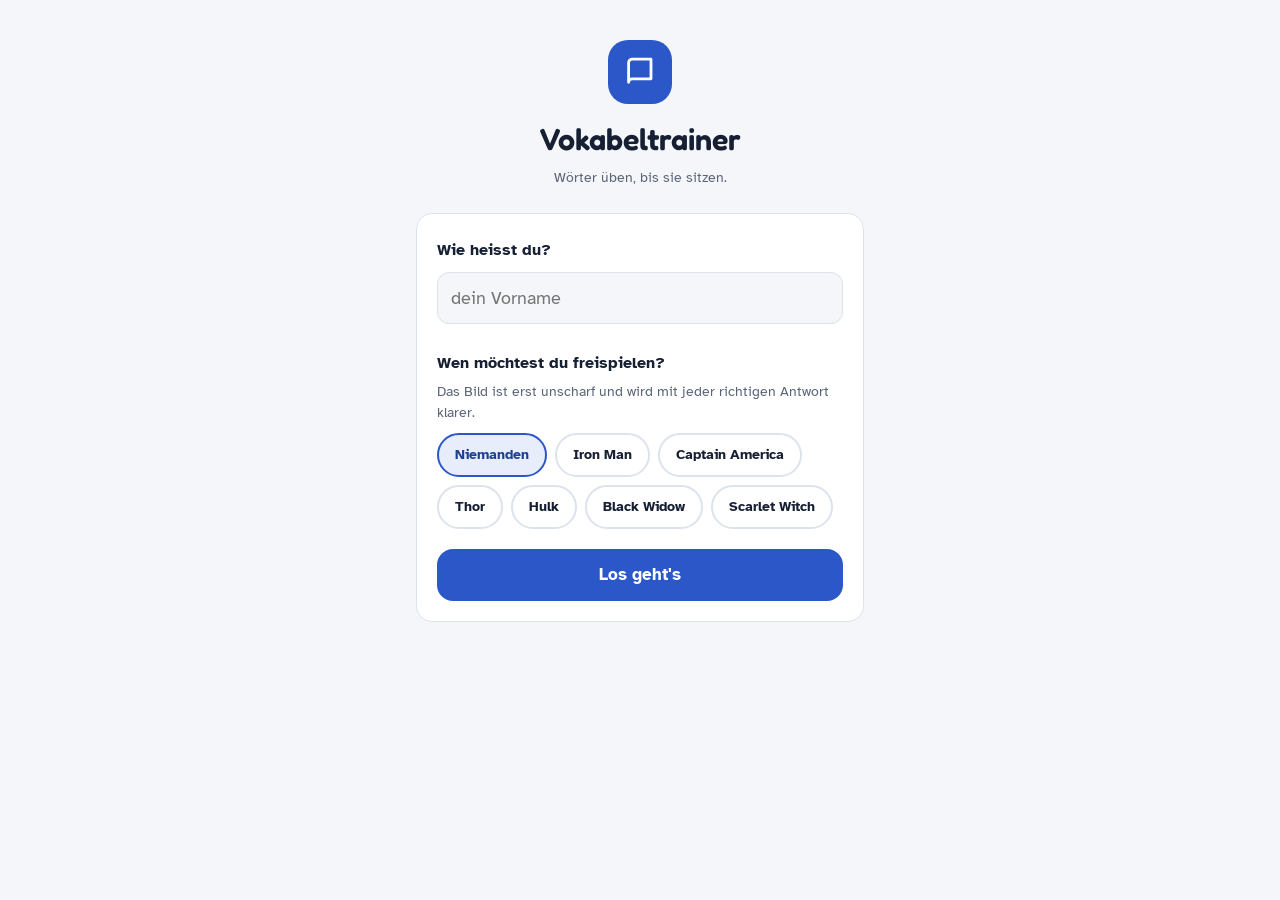
<file: index.html>
<!DOCTYPE html>
<html lang="de">

<head>
    <meta charset="UTF-8">
    <meta name="viewport" content="width=device-width, initial-scale=1">
    <meta name="description" content="Mehrsprachiger Vokabeltrainer mit drei Lernmodi.">
    <title>Vokabeltrainer</title>
    <link rel="preload" href="fonts/atkinson-hyperlegible-latin-400.woff2" as="font" type="font/woff2" crossorigin>
    <link rel="preload" href="fonts/fredoka-latin-600.woff2" as="font" type="font/woff2" crossorigin>
    <link rel="stylesheet" href="css/styles.css">
    <link rel="icon" href="data:image/svg+xml,<svg xmlns='http://www.w3.org/2000/svg' viewBox='0 0 32 32'><text y='26' font-size='26'>📚</text></svg>">
</head>

<body>
    <!-- Symbole, eingebunden mit <use href="#i-…"> -->
    <svg class="sprite" aria-hidden="true">
        <symbol id="i-sound" viewBox="0 0 24 24"><path d="M11 5 6 9H3v6h3l5 4V5z"/><path d="M15.5 8.5a5 5 0 0 1 0 7"/><path d="M18.5 5.5a9 9 0 0 1 0 13"/></symbol>
        <symbol id="i-spell" viewBox="0 0 24 24"><path d="M4 7V4h16v3"/><path d="M9 20h6"/><path d="M12 4v16"/></symbol>
        <symbol id="i-write" viewBox="0 0 24 24"><path d="M12 20h9"/><path d="M16.5 3.5a2.1 2.1 0 0 1 3 3L7 19l-4 1 1-4z"/></symbol>
        <symbol id="i-grid" viewBox="0 0 24 24"><rect x="3" y="3" width="18" height="18" rx="2"/><path d="M3 9h18M3 15h18M9 3v18M15 3v18"/></symbol>
        <symbol id="i-sort" viewBox="0 0 24 24"><path d="M3 6h18"/><path d="M7 12h10"/><path d="M10 18h4"/></symbol>
        <symbol id="i-bolt" viewBox="0 0 24 24"><path d="M13 2 3 14h9l-1 8 10-12h-9l1-8z"/></symbol>
        <symbol id="i-book" viewBox="0 0 24 24"><path d="M4 19.5A2.5 2.5 0 0 1 6.5 17H20V3H6.5A2.5 2.5 0 0 0 4 5.5v14z"/></symbol>
        <symbol id="i-chart" viewBox="0 0 24 24"><path d="M3 3v18h18"/><path d="m7 15 4-4 3 3 5-6"/></symbol>
        <symbol id="i-more" viewBox="0 0 24 24"><circle cx="5" cy="12" r="1.2"/><circle cx="12" cy="12" r="1.2"/><circle cx="19" cy="12" r="1.2"/></symbol>
        <symbol id="i-check" viewBox="0 0 24 24"><path d="M20 6 9 17l-5-5"/></symbol>
        <symbol id="i-chevron" viewBox="0 0 24 24"><path d="m6 9 6 6 6-6"/></symbol>
        <symbol id="i-close" viewBox="0 0 24 24"><path d="M18 6 6 18M6 6l12 12"/></symbol>
        <symbol id="i-swap" viewBox="0 0 24 24"><path d="M7 7h13l-3-3"/><path d="M17 17H4l3 3"/></symbol>
        <symbol id="i-user" viewBox="0 0 24 24"><circle cx="12" cy="8" r="4"/><path d="M4 21a8 8 0 0 1 16 0"/></symbol>
        <symbol id="i-print" viewBox="0 0 24 24"><path d="M6 9V3h12v6"/><rect x="3" y="9" width="18" height="8" rx="2"/><path d="M7 14h10v7H7z"/></symbol>
        <symbol id="i-upload" viewBox="0 0 24 24"><path d="M12 15V3"/><path d="m7 8 5-5 5 5"/><path d="M4 15v4a2 2 0 0 0 2 2h12a2 2 0 0 0 2-2v-4"/></symbol>
        <symbol id="i-trophy" viewBox="0 0 24 24"><path d="M8 21h8"/><path d="M12 17v4"/><path d="M7 4h10v5a5 5 0 0 1-10 0z"/><path d="M17 5h3v2a3 3 0 0 1-3 3"/><path d="M7 5H4v2a3 3 0 0 0 3 3"/></symbol>
        <symbol id="i-arrow" viewBox="0 0 24 24"><path d="M5 12h14"/><path d="m13 6 6 6-6 6"/></symbol>
    </svg>

    <div id="hero" class="hero" hidden>
        <img id="hero-image" alt="">
    </div>

    <!-- Hauptmenü: auf dem Handy unten, auf breiten Bildschirmen oben -->
    <nav id="tabbar" class="tabbar" aria-label="Hauptmenü" hidden>
        <button type="button" data-tab="screen-select">
            <svg class="icon" aria-hidden="true"><use href="#i-book"/></svg>
            Lernen
        </button>
        <button type="button" data-tab="screen-insight">
            <svg class="icon" aria-hidden="true"><use href="#i-chart"/></svg>
            Fortschritt
        </button>
        <button type="button" data-tab="screen-print">
            <svg class="icon" aria-hidden="true"><use href="#i-print"/></svg>
            Drucken
        </button>
        <button type="button" data-tab="screen-more">
            <svg class="icon" aria-hidden="true"><use href="#i-more"/></svg>
            Mehr
        </button>
    </nav>

    <main class="page">

        <!-- Startseite -->
        <section id="screen-start" class="screen start" hidden>
            <header class="start-head">
                <span class="logo" aria-hidden="true">
                    <svg class="icon"><use href="#i-book"/></svg>
                </span>
                <h1>Vokabeltrainer</h1>
                <p class="eyebrow">Wörter üben, bis sie sitzen.</p>
            </header>

            <p id="start-challenge" class="card accent-card" hidden></p>

            <form id="start-form" class="card start-form">
                <label for="name-input" class="field-label">Wie heisst du?</label>
                <input type="text" id="name-input" autocomplete="given-name" required
                    placeholder="dein Vorname">

                <fieldset class="hero-field">
                    <legend class="field-label">Wen möchtest du freispielen?</legend>
                    <p class="hint">Das Bild ist erst unscharf und wird mit jeder richtigen Antwort klarer.</p>
                    <div id="hero-choice" class="chip-choice">
                        <label><input type="radio" name="hero" value="" checked><span>Niemanden</span></label>
                    </div>
                </fieldset>

                <button type="submit" class="primary big">Los geht's</button>
            </form>
        </section>

        <!-- Lernen: Kurs, Lektionen, Niveau und alles, was man damit macht -->
        <section id="screen-select" class="screen learn" hidden>
            <header class="learn-head">
                <span id="avatar" class="avatar" aria-hidden="true"></span>
                <div>
                    <p id="greeting" class="eyebrow"></p>
                    <h1>Was übst du heute?</h1>
                </div>
            </header>

            <div class="learn-grid">
                <div class="learn-main">
                    <label class="course">
                        <span class="eyebrow">Kurs</span>
                        <select id="deck-select"></select>
                    </label>

                    <div id="unit-list" class="unit-list"></div>
                </div>

                <div class="learn-side">
                    <section class="panel">
                        <fieldset class="level">
                            <legend><h2>Niveau</h2></legend>
                            <div class="segmented">
                                <label><input type="radio" name="level" value="basis"><span>Basis</span></label>
                                <label><input type="radio" name="level" value="erweitert" checked><span>Erweitert</span></label>
                                <label><input type="radio" name="level" value="expert"><span>Expert</span></label>
                            </div>
                        </fieldset>
                        <p id="level-hint" class="hint"></p>

                        <div class="cta-bar">
                            <button type="button" id="foryou-start" class="cta">
                                <span class="cta-text">
                                    <span class="cta-title">Für dich</span>
                                    <span id="foryou-detail" class="cta-detail"></span>
                                </span>
                                <svg class="icon" aria-hidden="true"><use href="#i-arrow"/></svg>
                            </button>
                        </div>
                    </section>

                    <section>
                        <h2>Selbst wählen</h2>
                        <div class="tile-grid">
                            <button type="button" class="tile" data-mode="terms">
                                <svg class="icon tile-icon" aria-hidden="true"><use href="#i-sound"/></svg>
                                <span class="tile-title">Erkennen</span>
                                <span class="tile-sub">hören und wählen</span>
                            </button>
                            <button type="button" class="tile" data-mode="spelling">
                                <svg class="icon tile-icon" aria-hidden="true"><use href="#i-spell"/></svg>
                                <span class="tile-title">Buchstabieren</span>
                                <span class="tile-sub">richtige Schreibweise</span>
                            </button>
                            <button type="button" class="tile" data-mode="writing">
                                <svg class="icon tile-icon" aria-hidden="true"><use href="#i-write"/></svg>
                                <span class="tile-title">Schreiben</span>
                                <span class="tile-sub">selbst eintippen</span>
                            </button>
                        </div>
                    </section>

                    <section id="exercise-block" hidden>
                        <h2>Grammatik</h2>
                        <div id="exercise-list" class="chip-list"></div>
                    </section>

                    <section id="game-block" hidden>
                        <h2>Spielen</h2>
                        <div id="game-list" class="game-grid"></div>
                    </section>
                </div>
            </div>
        </section>

        <!-- Mehr: Einstellungen, die man selten braucht -->
        <section id="screen-more" class="screen more" hidden>
            <h1>Mehr</h1>

            <div class="settings">
                <button type="button" id="profile-edit" class="setting setting-button">
                    <span class="setting-icon"><svg class="icon" aria-hidden="true"><use href="#i-user"/></svg></span>
                    <span class="setting-text">
                        <span class="setting-title">Name und Held</span>
                        <span id="profile-summary" class="setting-sub"></span>
                    </span>
                    <svg class="icon setting-chevron side" aria-hidden="true"><use href="#i-chevron"/></svg>
                </button>

                <details class="setting">
                    <summary>
                        <span class="setting-icon"><svg class="icon" aria-hidden="true"><use href="#i-sound"/></svg></span>
                        <span class="setting-text">
                            <span class="setting-title">Stimme</span>
                            <span class="setting-sub">Wer die Wörter vorliest</span>
                        </span>
                        <svg class="icon setting-chevron" aria-hidden="true"><use href="#i-chevron"/></svg>
                    </summary>
                    <div class="setting-body">
                        <div id="voice-picker"></div>
                        <p class="hint">
                            Welche Stimmen zur Verfügung stehen, hängt vom Browser ab.
                            Die über das Netz erzeugten klingen meist deutlich besser als
                            die auf dem Gerät gespeicherten.
                        </p>
                    </div>
                </details>

                <details class="setting">
                    <summary>
                        <span class="setting-icon"><svg class="icon" aria-hidden="true"><use href="#i-upload"/></svg></span>
                        <span class="setting-text">
                            <span class="setting-title">Eigenen Wortschatz laden</span>
                            <span class="setting-sub">CSV-Datei mit eigenen Wörtern</span>
                        </span>
                        <svg class="icon setting-chevron" aria-hidden="true"><use href="#i-chevron"/></svg>
                    </summary>
                    <div class="setting-body">
                        <form id="import-form">
                            <label for="import-file" class="field-label">CSV-Datei</label>
                            <input type="file" id="import-file" accept=".csv,text/csv">

                            <label for="import-title" class="field-label">Bezeichnung</label>
                            <input type="text" id="import-title" placeholder="zum Beispiel: Französisch Unité 3">

                            <div class="row">
                                <span>
                                    <label for="import-source" class="field-label">Ausgangssprache</label>
                                    <select id="import-source">
                                        <option value="de" selected>Deutsch</option>
                                        <option value="en">Englisch</option>
                                        <option value="fr">Französisch</option>
                                        <option value="it">Italienisch</option>
                                        <option value="es">Spanisch</option>
                                        <option value="la">Latein</option>
                                    </select>
                                </span>
                                <span>
                                    <label for="import-target" class="field-label">Zielsprache</label>
                                    <select id="import-target">
                                        <option value="en" selected>Englisch</option>
                                        <option value="fr">Französisch</option>
                                        <option value="it">Italienisch</option>
                                        <option value="es">Spanisch</option>
                                        <option value="la">Latein</option>
                                        <option value="de">Deutsch</option>
                                    </select>
                                </span>
                            </div>

                            <label class="check">
                                <input type="checkbox" id="import-target-first" checked>
                                Spalte 2 enthält die Zielsprache
                            </label>

                            <button type="submit" class="primary big">Importieren</button>
                            <p id="import-message" class="hint"></p>
                        </form>

                        <p class="hint">
                            Erwartet werden drei Spalten, getrennt durch Semikolon:
                            <code>Lektion;Zielsprache;Ausgangssprache</code>
                        </p>

                        <button type="button" id="deck-delete" class="link danger">
                            Gewählten Wortschatz löschen
                        </button>
                    </div>
                </details>
            </div>
        </section>

        <!-- Lernrunde -->
        <section id="screen-quiz" class="screen quiz" hidden>
            <header class="quiz-head">
                <button type="button" id="quiz-home" class="icon-button" aria-label="Runde abbrechen">
                    <svg class="icon" aria-hidden="true"><use href="#i-close"/></svg>
                </button>
                <div id="quiz-progress" class="progress" role="progressbar" aria-label="Fortschritt der Runde"
                    aria-valuemin="0" aria-valuemax="1" aria-valuenow="0">
                    <div id="quiz-progress-fill" class="progress-fill"></div>
                </div>
                <span id="quiz-count" class="quiz-count"></span>
            </header>

            <div class="quiz-meta">
                <h1 id="quiz-title" class="pill"></h1>
                <span id="quiz-level" class="pill muted"></span>
            </div>

            <div class="quiz-card">
                <figure id="quiz-figure" class="quiz-figure" hidden>
                    <span id="quiz-emoji" aria-hidden="true"></span>
                    <img id="quiz-image" alt="" hidden>
                </figure>

                <p id="quiz-prompt" class="prompt"></p>
                <button type="button" id="quiz-speak" class="speak" hidden>
                    <svg class="icon" aria-hidden="true"><use href="#i-sound"/></svg>
                    nochmals hören
                </button>
            </div>

            <p id="quiz-subtitle" class="quiz-instruction"></p>

            <div id="quiz-options" class="options"></div>

            <form id="answer-form" hidden>
                <span class="answer-field">
                    <span id="answer-prefix" class="answer-prefix" hidden></span>
                    <input type="text" id="answer-input" autocomplete="off" autocapitalize="off"
                        autocorrect="off" spellcheck="false" placeholder="Übersetzung eintippen">
                </span>
                <button type="submit" class="primary">prüfen</button>
            </form>

            <p id="scoreboard" class="quiz-stats" role="status" aria-live="polite" hidden></p>

            <!-- Rückmeldung zur Antwort, unten über die ganze Breite -->
            <div id="quiz-feedback" class="feedback" hidden>
                <div class="feedback-inner">
                    <div class="feedback-head">
                        <span class="feedback-badge" aria-hidden="true">
                            <svg class="icon feedback-ok"><use href="#i-check"/></svg>
                            <svg class="icon feedback-no"><use href="#i-close"/></svg>
                        </span>
                        <p id="feedback-title" class="feedback-title" role="status" aria-live="polite"></p>
                    </div>
                    <p id="quiz-note" class="feedback-note"></p>
                    <button type="button" id="quiz-next" class="feedback-next" hidden>Weiter</button>
                </div>
            </div>
        </section>

        <!-- Ergebnis -->
        <section id="screen-result" class="screen result" hidden>
            <div class="result-head">
                <div class="ring" role="img" id="result-ring">
                    <svg viewBox="0 0 132 132" aria-hidden="true">
                        <circle class="ring-track" cx="66" cy="66" r="54"/>
                        <circle class="ring-fill" id="result-ring-fill" cx="66" cy="66" r="54"/>
                    </svg>
                    <span class="ring-label" aria-hidden="true">
                        <span id="result-score" class="ring-value"></span>
                        <span class="ring-unit">auf Anhieb</span>
                    </span>
                </div>
                <h1 id="result-title"></h1>
                <p id="result-text" class="result-text"></p>
            </div>

            <div id="result-missed-box" class="card" hidden>
                <h2 class="card-label">Noch nicht sicher</h2>
                <ul id="result-list" class="word-list"></ul>
            </div>

            <div id="result-level" class="card accent-card" hidden>
                <p id="result-level-text"></p>
                <button type="button" id="result-level-up" class="primary"></button>
            </div>

            <div class="result-actions">
                <button type="button" id="result-missed" class="primary big">Fehler wiederholen</button>
                <button type="button" id="result-again" class="big">Ganze Runde nochmals</button>
                <button type="button" id="result-home" class="link">Zur Übersicht</button>
            </div>
        </section>

        <!-- Spiel -->
        <section id="screen-game" class="screen game" hidden>
            <header class="game-head">
                <button type="button" id="game-home" class="icon-button" aria-label="Spiel abbrechen">
                    <svg class="icon" aria-hidden="true"><use href="#i-close"/></svg>
                </button>
                <div class="game-heading">
                    <h1 id="game-title"></h1>
                    <p id="game-subtitle" class="hint"></p>
                </div>
            </header>
            <p id="game-status" class="game-status" role="status"></p>
            <div id="game-stage" class="game-stage"></div>
        </section>

        <!-- Spielergebnis -->
        <section id="screen-game-result" class="screen result game-result" hidden>
            <div class="result-head">
                <span class="trophy" aria-hidden="true">
                    <svg class="icon"><use href="#i-trophy"/></svg>
                </span>
                <h1>Geschafft!</h1>
                <p id="game-result-score" class="game-score"></p>
                <p id="game-result-detail" class="result-text"></p>
            </div>

            <div id="game-result-compare" class="card accent-card center" hidden></div>

            <div id="game-result-missed-box" class="card" hidden>
                <h2 class="card-label">Noch nicht sicher</h2>
                <ul id="game-result-list" class="word-list"></ul>
            </div>

            <div id="game-share" class="card" hidden>
                <h2>Herausforderung verschicken</h2>
                <p class="hint">
                    Wer den Link öffnet, spielt genau diese Partie und sieht danach, wer besser war.
                    Du erscheinst als <strong id="share-alias"></strong>.
                    <button type="button" id="share-reroll" class="link">anderer Spitzname</button>
                </p>
                <label for="share-link" class="field-label">Link</label>
                <input type="text" id="share-link" readonly>
                <div class="share-actions">
                    <button type="button" id="share-copy" class="primary big">Link kopieren</button>
                    <button type="button" id="share-native" class="big" hidden>Teilen …</button>
                </div>
                <p id="share-message" class="hint" role="status"></p>
            </div>

            <div class="result-actions">
                <button type="button" id="game-again" class="primary big">Nochmals spielen</button>
                <button type="button" id="game-challenge" class="big">Freunde herausfordern</button>
                <button type="button" id="game-result-home" class="link">Zur Übersicht</button>
            </div>
        </section>

        <!-- Eingehende Herausforderung -->
        <section id="screen-challenge" class="screen challenge" hidden>
            <div class="result-head">
                <span class="trophy" aria-hidden="true">
                    <svg class="icon"><use href="#i-bolt"/></svg>
                </span>
                <h1>Du wurdest herausgefordert!</h1>
            </div>
            <div class="card">
                <p id="challenge-text" class="challenge-text"></p>
                <p id="challenge-detail" class="hint center"></p>
                <p id="challenge-warning" class="hint error" hidden></p>
                <div class="result-actions plain">
                    <button type="button" id="challenge-accept" class="primary big">Annehmen</button>
                    <button type="button" id="challenge-decline" class="link">Nicht jetzt</button>
                </div>
            </div>
        </section>

        <!-- Drucken: Liste oder Karteikarten der gewählten Wörter -->
        <section id="screen-print" class="screen more print" hidden>
            <h1>Drucken</h1>

            <div class="learn-grid">
                <div class="learn-main">
                    <!-- Dieselbe Auswahl wie unter «Lernen»: was hier gewählt wird, gilt dort auch. -->
                    <label class="course">
                        <span class="eyebrow">Kurs</span>
                        <select id="print-deck-select"></select>
                    </label>

                    <div id="print-unit-list" class="unit-list"></div>
                </div>

                <div class="learn-side">
                    <div class="setting print-panel">
                        <div class="setting-body">
                            <fieldset id="print-mode-field">
                                <legend class="field-label">Was soll auf dem Blatt stehen?</legend>
                                <div class="segmented">
                                    <label><input type="radio" name="print-mode" value="both"><span>beide</span></label>
                                    <label><input type="radio" name="print-mode" value="target"><span>Zielsprache</span></label>
                                    <label><input type="radio" name="print-mode" value="source" checked><span>Ausgangs&shy;sprache</span></label>
                                </div>
                            </fieldset>
                            <fieldset>
                                <legend class="field-label">Format</legend>
                                <div class="segmented two">
                                    <label><input type="radio" name="print-layout" value="list" checked><span>Liste</span></label>
                                    <label><input type="radio" name="print-layout" value="cards"><span>Karteikarten</span></label>
                                </div>
                            </fieldset>
                            <label class="check" id="print-twice-field">
                                <input type="checkbox" id="print-twice">
                                Liste ein zweites Mal anhängen, neu gemischt
                            </label>
                            <p class="hint" id="print-list-hint">
                                Die zweite Liste beginnt auf einer neuen Seite. Im
                                Druckdialog beidseitigen Druck wählen (je nach Browser unter
                                «Weitere Einstellungen»), dann steht sie auf der Rückseite.
                                Die Spaltenköpfe stehen auf jeder Seite, keine Zeile wird
                                geteilt.
                            </p>
                            <p class="hint" id="print-cards-hint" hidden>
                                Karteikarten: DIN A8 quer (74 × 52 mm), 8 pro Blatt, vorne
                                Zielsprache, hinten Ausgangssprache – zum Ausschneiden und
                                Laminieren. Im Druckdialog beidseitiges Drucken mit Wendung
                                an der langen Kante wählen; die fertige Karte seitwärts
                                umdrehen wie eine Buchseite.
                            </p>
                            <p class="hint">Die Auswahl der Lektionen gilt auch unter «Lernen».</p>
                            <button type="button" id="print-open" class="primary big">Vorschau öffnen</button>
                        </div>
                    </div>
                </div>
            </div>
        </section>

        <!-- Lernstand und Schwächen -->
        <section id="screen-insight" class="screen insight" hidden>
            <header class="insight-head">
                <p id="insight-scope" class="eyebrow"></p>
                <h1>Dein Fortschritt</h1>
            </header>

            <section class="card">
                <div class="card-head">
                    <h2>Lernkartei</h2>
                    <span id="insight-total" class="card-meta"></span>
                </div>
                <div id="insight-boxes" class="boxes"></div>
                <p id="insight-summary" class="hint"></p>
            </section>

            <section class="card">
                <h2>Das passiert dir oft</h2>
                <div id="insight-errors"></div>
            </section>

            <section id="insight-confusions-card" class="card" hidden>
                <h2>Diese Wörter verwechselst du</h2>
                <div id="insight-confusions"></div>
            </section>

            <section id="insight-grammar-card" class="card" hidden>
                <h2>Grammatik</h2>
                <div id="insight-grammar"></div>
            </section>

            <section id="insight-weak-card" class="card" hidden>
                <h2>Noch unsicher</h2>
                <ul id="insight-weak" class="word-list"></ul>
                <button type="button" id="insight-weak-start" class="primary big wide-button">Diese Wörter üben</button>
            </section>
        </section>

    </main>

    <!-- Druckvorschau -->
    <div id="print-overlay" class="overlay" hidden></div>
    <div id="print-dialog" class="dialog" role="dialog" aria-labelledby="print-heading" hidden>
        <h2 id="print-heading">Druckvorschau</h2>
        <div class="table-scroll">
            <table id="print-table"></table>
        </div>
        <div class="row">
            <button type="button" id="print-shuffle">mischen</button>
            <button type="button" id="print-start" class="primary">drucken</button>
            <button type="button" id="print-close" class="link">schliessen</button>
        </div>
    </div>

    <script type="module" src="js/main.js"></script>
</body>

</html>
</file>
<file: css/styles.css>
/* Vokabeltrainer – Grundgestaltung */

/* Schriften liegen im Repo (fonts/, SIL Open Font License 1.1), damit kein
   Aufruf an einen fremden Server geht. Nur der Latin-Ausschnitt – er enthält
   alle Akzente des Französischen samt œ. */
@font-face {
    font-family: "Atkinson Hyperlegible";
    src: url("../fonts/atkinson-hyperlegible-latin-400.woff2") format("woff2");
    font-weight: 400;
    font-style: normal;
    font-display: swap;
}

@font-face {
    font-family: "Atkinson Hyperlegible";
    src: url("../fonts/atkinson-hyperlegible-latin-700.woff2") format("woff2");
    font-weight: 700;
    font-style: normal;
    font-display: swap;
}

@font-face {
    font-family: "Fredoka";
    src: url("../fonts/fredoka-latin-600.woff2") format("woff2");
    font-weight: 600;
    font-style: normal;
    font-display: swap;
}

:root {
    /* Eingebaute Bedienelemente (Auswahllisten, Scrollbalken) folgen dem Modus. */
    color-scheme: light dark;
    --bg: #f4f6fa;
    --surface: #ffffff;
    --track: #e6eaf1;
    --ink: #172033;
    --ink-soft: #5b6577;
    --accent: #2b57c9;
    --accent-strong: #1e3f96;
    --accent-soft: #e7edfb;
    --accent-ink: #ffffff;
    --warm: #e8772e;
    --warm-soft: #fde7d6;
    --warm-ink: #6b3009;
    --line: #dde3ec;
    --right: #1f7a4d;
    --right-soft: #e3f3ea;
    --right-ink: #14532f;
    --warn: #b4471a;
    --warn-soft: #fcebdd;
    --warn-ink: #7a2e0e;
    --status-ink: #ffffff;
    --wrong: #c0392b;
    --radius: 16px;
    --tabbar-height: 4rem;
    --font-body: "Atkinson Hyperlegible", system-ui, -apple-system, "Segoe UI", sans-serif;
    --font-display: "Fredoka", var(--font-body);
}

@media (prefers-color-scheme: dark) {
    :root {
        --bg: #161a1f;
        --surface: #1e242b;
        --track: #2a323c;
        --ink: #e8edf3;
        --ink-soft: #9aa7b5;
        --accent: #7aa2f7;
        --accent-strong: #c9d8ff;
        --accent-soft: #24304a;
        --accent-ink: #0f1418;
        --warm: #f0a46a;
        --warm-soft: #3b2a1e;
        --warm-ink: #ffd9bd;
        --line: #2e3844;
        --right: #4caf7d;
        --right-soft: #1b3428;
        --right-ink: #c7ecd6;
        --warn: #e88a5a;
        --warn-soft: #3a2417;
        --warn-ink: #ffd6bf;
        --status-ink: #0f1418;
        --wrong: #e06a5c;
    }
}

* {
    box-sizing: border-box;
}

/* Verborgenes bleibt verborgen, auch wenn eine Regel weiter unten ein
   display setzt. Ohne dieses Ausrufezeichen gewinnt etwa das flex des
   Antwortformulars gegen sein hidden-Attribut. */
[hidden] {
    display: none !important;
}

body {
    margin: 0;
    padding: 1rem;
    font-family: var(--font-body);
    font-size: 17px;
    line-height: 1.5;
    color: var(--ink);
    background: var(--bg);
}

.page {
    max-width: 72rem;
    margin: 0 auto;
}

/* Lernen und Drucken nutzen die volle Breite, die übrigen Bereiche bleiben schmal. */
.screen:not(.learn, .print) {
    max-width: 42rem;
    margin-inline: auto;
}

h1 {
    font-size: 1.5rem;
    margin: 0 0 1rem;
}

/* Titel und grosse Zahlen in der runden Schrift, alles andere bleibt in der
   gut lesbaren Atkinson Hyperlegible. */
h1,
h2,
.cta-title,
.ring-value,
.game-score,
.feedback-title,
.prompt,
.challenge-text {
    font-family: var(--font-display);
    font-weight: 600;
}

h2 {
    font-size: 1.1rem;
    margin: 0 0 .75rem;
}

/* ------------------------------------------------------------- Bausteine */

.card {
    background: var(--surface);
    border: 1px solid var(--line);
    border-radius: var(--radius);
    padding: 1rem;
    margin-bottom: 1rem;
}

details.card > summary {
    cursor: pointer;
    font-weight: 600;
    margin: -1rem;
    padding: 1rem;
}

details.card[open] > summary {
    margin-bottom: 0;
}

label,
.label {
    display: block;
    font-size: .9rem;
    color: var(--ink-soft);
    margin-bottom: .25rem;
}

label.check,
fieldset label {
    display: inline-flex;
    align-items: center;
    gap: .4rem;
    color: var(--ink);
    margin-right: 1rem;
}

input[type="text"],
input[type="file"],
select {
    width: 100%;
    min-height: 2.75rem;
    padding: .55rem .8rem;
    margin-bottom: .9rem;
    font: inherit;
    color: var(--ink);
    background: var(--bg);
    border: 1px solid var(--line);
    border-radius: 12px;
}

input[type="text"]:focus,
select:focus {
    outline: none;
    border-color: var(--accent);
    box-shadow: 0 0 0 3px var(--accent-soft);
}

/* Beschriftung über einem Feld, kräftiger als die graue .label */
.field-label {
    display: block;
    margin: .25rem 0 .4rem;
    padding: 0;
    font-size: 1rem;
    font-weight: 700;
    color: var(--ink);
}

fieldset {
    border: 0;
    padding: 0;
    margin: 0 0 .75rem;
}

.row {
    display: flex;
    flex-wrap: wrap;
    gap: .75rem;
    align-items: center;
}

.row.spread {
    justify-content: space-between;
}

.row > span {
    flex: 1 1 10rem;
}

.hint {
    font-size: .875rem;
    color: var(--ink-soft);
    margin: .5rem 0 0;
}

.hint.error {
    color: var(--wrong);
}

code {
    font-size: .85em;
    background: var(--bg);
    padding: .1rem .3rem;
    border-radius: 4px;
}

/* -------------------------------------------------------------- Knöpfe */

button {
    font: inherit;
    padding: .6rem 1rem;
    border: 1px solid var(--line);
    border-radius: 8px;
    background: var(--surface);
    color: var(--ink);
    cursor: pointer;
}

button:hover:not(:disabled) {
    border-color: var(--accent);
}

button:disabled {
    opacity: .45;
    cursor: not-allowed;
}

button.primary {
    background: var(--accent);
    border-color: var(--accent);
    color: var(--accent-ink);
    font-weight: 600;
}

button.link {
    background: none;
    border: none;
    color: var(--accent);
    padding: .3rem .4rem;
    text-decoration: underline;
}

button.link.danger {
    color: var(--wrong);
}

.modes {
    display: flex;
    flex-wrap: wrap;
    gap: .6rem;
}

.modes button {
    flex: 1 1 8rem;
}

/* ------------------------------------------------------------- Symbole */

.sprite {
    position: absolute;
    width: 0;
    height: 0;
    overflow: hidden;
}

.icon {
    width: 1.25em;
    height: 1.25em;
    flex: none;
    fill: none;
    stroke: currentColor;
    stroke-width: 2;
    stroke-linecap: round;
    stroke-linejoin: round;
}

/* ----------------------------------------------------------- Startseite */

.screen.start {
    max-width: 28rem;
    padding-top: 1.5rem;
}

.start-head {
    display: flex;
    flex-direction: column;
    align-items: center;
    gap: .35rem;
    margin-bottom: 1.5rem;
    text-align: center;
}

.start-head h1 {
    margin: .4rem 0 0;
    font-size: 1.9rem;
}

.logo {
    width: 4rem;
    height: 4rem;
    display: flex;
    align-items: center;
    justify-content: center;
    border-radius: 20px;
    background: var(--accent);
    color: var(--accent-ink);
}

.logo .icon {
    width: 2.1rem;
    height: 2.1rem;
}

.start-form {
    display: grid;
    gap: .25rem;
    padding: 1.25rem;
}

.start-form input[type="text"] {
    min-height: 3.25rem;
    font-size: 1.1rem;
}

.start-form button.big {
    margin-top: 1rem;
}

.hero-field {
    margin: .5rem 0 0;
}

.hero-field .hint {
    margin: 0 0 .6rem;
}

/* Auswahl als Chips; das Optionsfeld selbst bleibt unsichtbar */
.chip-choice {
    display: flex;
    flex-wrap: wrap;
    gap: .5rem;
}

.chip-choice label {
    position: relative;
    display: block;
    margin: 0;
    color: var(--ink);
}

.chip-choice input {
    position: absolute;
    inset: 0;
    margin: 0;
    opacity: 0;
    cursor: pointer;
}

.chip-choice span {
    display: flex;
    align-items: center;
    min-height: 2.75rem;
    padding: 0 1rem;
    border: 2px solid var(--line);
    border-radius: 999px;
    background: var(--surface);
    font-weight: 600;
}

.chip-choice input:checked + span {
    border-color: var(--accent);
    background: var(--accent-soft);
    color: var(--accent-strong);
}

.chip-choice input:focus-visible + span {
    outline: 2px solid var(--accent);
    outline-offset: 2px;
}

/* ----------------------------------------------------------------- Mehr */

.settings {
    display: grid;
    gap: .75rem;
}

.setting {
    background: var(--surface);
    border: 1px solid var(--line);
    border-radius: var(--radius);
}

.setting > summary,
button.setting-button {
    display: flex;
    align-items: center;
    gap: .9rem;
    min-height: 4.25rem;
    padding: .75rem 1rem;
    cursor: pointer;
    list-style: none;
}

.setting > summary::-webkit-details-marker {
    display: none;
}

button.setting-button {
    width: 100%;
    font: inherit;
    text-align: left;
    color: var(--ink);
}

.setting-icon {
    width: 2.5rem;
    height: 2.5rem;
    flex: none;
    display: flex;
    align-items: center;
    justify-content: center;
    border-radius: 12px;
    background: var(--accent-soft);
    color: var(--accent);
}

.setting-text {
    flex: 1;
    min-width: 0;
    display: flex;
    flex-direction: column;
    line-height: 1.3;
}

.setting-title {
    font-weight: 700;
}

.setting-sub {
    font-size: .85rem;
    color: var(--ink-soft);
}

.setting-chevron {
    color: var(--ink-soft);
    transition: transform .2s ease;
}

.setting[open] .setting-chevron {
    transform: rotate(180deg);
}

/* Führt zu einem anderen Bereich, statt aufzuklappen. */
.setting-chevron.side {
    transform: rotate(-90deg);
}

.setting-body {
    display: grid;
    gap: .5rem;
    padding: 0 1rem 1rem;
}

.setting-body fieldset {
    margin: 0 0 .5rem;
}

.setting-body .hint {
    margin: 0;
}

/* Drucken: ein Feld ohne Kopfzeile, darum auch oben Abstand. */
.print-panel > .setting-body {
    padding-top: 1rem;
}

.setting-body button.big {
    width: 100%;
    margin-top: .25rem;
}

.segmented.two {
    grid-template-columns: repeat(2, minmax(0, 1fr));
}

.segmented span {
    padding: 0 .25rem;
    text-align: center;
    hyphens: auto;
}

/* ------------------------------------------------------------- Lernen */

.learn {
    /* Platz für die Leiste «Für dich», die auf dem Handy unten klebt. */
    padding-bottom: 5.5rem;
}

.learn h2 {
    font-size: 1.15rem;
    margin: 0 0 .6rem;
}

.learn section + section {
    margin-top: 1.5rem;
}

.eyebrow {
    margin: 0;
    font-size: .9rem;
    color: var(--ink-soft);
}

.learn-head {
    display: flex;
    align-items: center;
    gap: .75rem;
    margin-bottom: 1.25rem;
}

/* Der Held oben rechts soll die Titel nicht verdecken. */
body:has(#hero:not([hidden])) :is(.learn-head, .insight-head, .more > h1) {
    padding-right: 5.5rem;
}

.learn-head h1 {
    margin: 0;
    line-height: 1.15;
}

.avatar {
    width: 2.75rem;
    height: 2.75rem;
    flex: none;
    border-radius: 50%;
    display: flex;
    align-items: center;
    justify-content: center;
    background: var(--warm-soft);
    color: var(--warm-ink);
    font-weight: 700;
    font-size: 1.2rem;
}

.avatar:empty {
    display: none;
}

.learn-grid {
    display: grid;
    gap: 1.5rem;
}

.course {
    display: block;
    margin: 0 0 1rem;
    padding: .75rem 1rem .25rem;
    background: var(--surface);
    border: 1px solid var(--line);
    border-radius: var(--radius);
    color: var(--ink);
}

/* Die aufgeklappte Liste malt der Browser selbst – Farben ausdrücklich setzen,
   sonst steht im dunklen Modus helle Schrift auf weissem Grund. */
select option {
    background: var(--surface);
    color: var(--ink);
}

.course select {
    margin: .15rem 0 .5rem;
    padding: .35rem 0;
    border: 0;
    background: transparent;
    font-weight: 700;
    cursor: pointer;
}

/* Lektionen: je Unit ein offener Block, darin eine Zeile mit Kästchen pro Lektion */

.unit-list {
    display: grid;
    gap: .75rem;
}

.unit-group {
    background: var(--surface);
    border: 1px solid var(--line);
    border-radius: var(--radius);
    padding: .25rem 0 .5rem;
}

.unit-group-head {
    display: flex;
    align-items: center;
    gap: .5rem;
    padding: .5rem 1rem .25rem;
}

.unit-group-text {
    flex: 1;
    min-width: 0;
    display: flex;
    flex-direction: column;
    line-height: 1.3;
}

.unit-group-title {
    margin: 0;
    font-weight: 700;
    font-size: 1.05rem;
}

.unit-group-meta {
    font-size: .85rem;
    color: var(--ink-soft);
}

button.unit-group-all {
    flex: none;
    min-height: 2.75rem;
    font-weight: 700;
    text-decoration: none;
}

.unit-rows {
    display: grid;
}

/* Die ganze Zeile ist die Schaltfläche, mindestens 44 px hoch. */
button.unit-tile {
    display: flex;
    align-items: center;
    gap: .75rem;
    min-height: 2.9rem;
    padding: .4rem 1rem;
    border: 0;
    border-radius: 0;
    background: none;
    color: var(--ink);
    text-align: left;
    font: inherit;
    cursor: pointer;
}

button.unit-tile:hover {
    background: var(--accent-soft);
}

button.unit-tile.plus {
    padding-left: 2.5rem;
}

.unit-tile-box {
    flex: none;
    width: 1.35rem;
    height: 1.35rem;
    display: flex;
    align-items: center;
    justify-content: center;
    border: 2px solid var(--ink-soft);
    border-radius: 6px;
    color: var(--surface);
}

.unit-tile[aria-pressed="true"] .unit-tile-box {
    border-color: var(--accent);
    background: var(--accent);
}

.unit-tile-box .check {
    width: 1rem;
    height: 1rem;
    stroke-width: 3;
    visibility: hidden;
}

.unit-tile[aria-pressed="true"] .check {
    visibility: visible;
}

.unit-tile-name {
    flex: 1;
    min-width: 0;
    overflow-wrap: anywhere;
}

.unit-tile[aria-pressed="true"] .unit-tile-name {
    font-weight: 700;
}

.unit-tile-count {
    flex: none;
    font-size: .85rem;
    color: var(--ink-soft);
}

/* Testdatum: vergangene Tests treten zurück, der nächste wird hervorgehoben. */
.unit-tile-badge {
    flex: none;
    padding: .1rem .5rem;
    border-radius: 999px;
    font-size: .75rem;
    font-weight: 700;
}

.unit-tile.past .unit-tile-name {
    color: var(--ink-soft);
}

.unit-tile.past .unit-tile-badge {
    background: var(--warn-soft);
    color: var(--warn-ink);
}

.unit-tile.next .unit-tile-name {
    font-weight: 700;
}

.unit-tile.next .unit-tile-badge {
    background: var(--accent-soft);
    color: var(--accent-strong);
}

/* Niveau als Schalter mit drei Feldern */

.panel {
    background: var(--surface);
    border: 1px solid var(--line);
    border-radius: var(--radius);
    padding: 1rem;
}

fieldset.level {
    margin: 0;
}

fieldset.level legend {
    padding: 0;
}

.segmented {
    display: grid;
    grid-template-columns: repeat(3, minmax(0, 1fr));
    gap: .25rem;
    padding: .25rem;
    background: var(--track);
    border-radius: 14px;
}

.segmented label {
    position: relative;
    display: block;
    margin: 0;
    color: var(--ink-soft);
}

.segmented input {
    position: absolute;
    opacity: 0;
    inset: 0;
    margin: 0;
    cursor: pointer;
}

.segmented span {
    display: flex;
    align-items: center;
    justify-content: center;
    min-height: 2.75rem;
    border-radius: 10px;
    font-weight: 700;
    font-size: .95rem;
}

.segmented input:checked + span {
    background: var(--surface);
    color: var(--ink);
    box-shadow: 0 1px 3px rgba(0, 0, 0, .15);
}

.segmented input:focus-visible + span {
    outline: 2px solid var(--accent);
    outline-offset: 1px;
}

/* «Für dich»: auf dem Handy unten festgeklebt, breit im Panel */

.cta-bar {
    position: fixed;
    left: 0;
    right: 0;
    bottom: var(--tabbar-height);
    z-index: 20;
    padding: .6rem 1rem;
    background: var(--surface);
    border-top: 1px solid var(--line);
    box-shadow: 0 -8px 24px rgba(0, 0, 0, .06);
}

button.cta {
    display: flex;
    align-items: center;
    justify-content: space-between;
    gap: 1rem;
    width: 100%;
    max-width: 42rem;
    margin: 0 auto;
    min-height: 3.5rem;
    padding: .5rem 1.1rem;
    border: 0;
    border-radius: 16px;
    background: var(--accent);
    color: var(--accent-ink);
    text-align: left;
}

button.cta:disabled {
    opacity: 1;
    background: var(--track);
    color: var(--ink-soft);
}

button.cta:disabled .icon {
    display: none;
}

.cta-text {
    display: flex;
    flex-direction: column;
    line-height: 1.25;
}

.cta-title {
    font-weight: 700;
    font-size: 1.15rem;
}

.cta-detail {
    font-size: .85rem;
    opacity: .92;
}

button.cta .icon {
    width: 1.5rem;
    height: 1.5rem;
    stroke-width: 2.4;
}

/* Modi, Grammatik, Spiele */

.tile-grid {
    display: grid;
    gap: .5rem;
}

button.tile {
    display: grid;
    grid-template-columns: auto 1fr;
    grid-template-rows: auto auto;
    column-gap: .8rem;
    align-items: center;
    min-height: 4rem;
    padding: .6rem .9rem;
    text-align: left;
    border-radius: var(--radius);
}

.tile-icon {
    grid-row: span 2;
    width: 2.5rem;
    height: 2.5rem;
    padding: .55rem;
    border-radius: 12px;
    background: var(--accent-soft);
    color: var(--accent);
}

.tile-title {
    font-weight: 700;
    line-height: 1.2;
}

.tile-sub {
    font-size: .85rem;
    color: var(--ink-soft);
    line-height: 1.2;
}

.chip-list {
    display: flex;
    flex-wrap: wrap;
    gap: .5rem;
}

button.chip {
    min-height: 2.75rem;
    padding: .4rem 1rem;
    border-radius: 999px;
    font-weight: 600;
}

.game-grid {
    display: grid;
    grid-template-columns: repeat(auto-fit, minmax(6.5rem, 1fr));
    gap: .5rem;
}

button.game-tile {
    display: flex;
    flex-direction: column;
    align-items: center;
    justify-content: center;
    gap: .35rem;
    min-height: 5.5rem;
    padding: .6rem;
    border: 0;
    border-radius: var(--radius);
    background: var(--warm-soft);
    color: var(--warm-ink);
    font-weight: 700;
    font-size: .9rem;
    text-align: center;
    hyphens: auto;
}

button.game-tile:hover:not(:disabled) {
    outline: 2px solid var(--warm);
}

button.game-tile .icon {
    width: 1.5rem;
    height: 1.5rem;
}

/* ------------------------------------------------------------ Hauptmenü */

.tabbar {
    position: fixed;
    left: 0;
    right: 0;
    bottom: 0;
    z-index: 30;
    height: var(--tabbar-height);
    display: grid;
    grid-template-columns: repeat(4, minmax(0, 1fr));
    padding: 0 .5rem env(safe-area-inset-bottom);
    background: var(--surface);
    border-top: 1px solid var(--line);
}

.tabbar button {
    display: flex;
    flex-direction: column;
    align-items: center;
    justify-content: center;
    gap: .1rem;
    padding: 0;
    border: 0;
    background: none;
    color: var(--ink-soft);
    font-size: .8rem;
}

.tabbar button[aria-current="page"] {
    color: var(--accent);
    font-weight: 700;
}

body.has-tabbar {
    padding-bottom: calc(var(--tabbar-height) + 1rem);
}

/* ------------------------------------------- Breite Bildschirme: zwei Spalten */

@media (min-width: 60rem) {
    .tabbar {
        position: static;
        height: auto;
        display: flex;
        gap: .25rem;
        max-width: 72rem;
        margin: 0 auto 1.25rem;
        padding: .4rem;
        border: 1px solid var(--line);
        border-radius: var(--radius);
    }

    .tabbar button {
        flex-direction: row;
        gap: .5rem;
        min-height: 2.75rem;
        padding: 0 1rem;
        border-radius: 10px;
        font-size: 1rem;
    }

    .tabbar button[aria-current="page"] {
        background: var(--accent-soft);
        color: var(--accent-strong);
    }

    body.has-tabbar {
        padding-bottom: 1rem;
    }

    .learn {
        padding-bottom: 0;
    }

    .learn-grid {
        grid-template-columns: minmax(0, 1.35fr) minmax(0, 1fr);
        gap: 2rem;
        align-items: start;
    }

    .cta-bar {
        position: static;
        padding: 0;
        margin-top: 1rem;
        background: none;
        border: 0;
        box-shadow: none;
    }
}

/* ---------------------------------------------------------- Lernrunde */

.quiz {
    /* Platz für die Rückmeldung, die unten über allem liegt. */
    padding-bottom: 9rem;
}

.quiz-head {
    display: flex;
    align-items: center;
    gap: .75rem;
    margin-bottom: 1rem;
}

/* Der Held oben rechts soll den Zähler nicht verdecken. */

body:has(#hero:not([hidden])) .quiz-head {
    padding-right: 5.5rem;
}

button.icon-button {
    width: 2.75rem;
    height: 2.75rem;
    flex: none;
    display: flex;
    align-items: center;
    justify-content: center;
    padding: 0;
    border: 0;
    border-radius: 12px;
    background: none;
    color: var(--ink-soft);
}

button.icon-button:hover {
    background: var(--track);
    color: var(--ink);
}

button.icon-button .icon {
    width: 1.4rem;
    height: 1.4rem;
    stroke-width: 2.2;
}

.progress {
    flex: 1;
    height: .75rem;
    border-radius: 999px;
    background: var(--line);
    overflow: hidden;
}

.progress-fill {
    width: 0;
    height: 100%;
    border-radius: 999px;
    background: var(--accent);
    transition: width .3s ease;
}

.quiz-count {
    min-width: 2.75rem;
    text-align: right;
    font-weight: 700;
    font-size: .9rem;
    color: var(--ink-soft);
    font-variant-numeric: tabular-nums;
}

.quiz-meta {
    display: flex;
    flex-wrap: wrap;
    gap: .4rem;
    margin-bottom: 1rem;
}

.pill {
    margin: 0;
    padding: .2rem .7rem;
    border-radius: 999px;
    background: var(--accent-soft);
    color: var(--accent-strong);
    font-size: .85rem;
    font-weight: 700;
    line-height: 1.5;
}

.pill.muted {
    background: var(--track);
    color: var(--ink-soft);
}

.pill:empty {
    display: none;
}

.quiz-card {
    display: flex;
    flex-direction: column;
    align-items: center;
    gap: .5rem;
    padding: 1.5rem 1.25rem;
    background: var(--surface);
    border: 1px solid var(--line);
    border-radius: 24px;
    text-align: center;
}

.quiz-figure {
    margin: 0;
    line-height: 1;
}

#quiz-emoji {
    font-size: clamp(3rem, 16vw, 4.5rem);
}

#quiz-image {
    max-width: 9rem;
    max-height: 9rem;
    border-radius: var(--radius);
}

.prompt {
    font-size: clamp(1.6rem, 7vw, 2.4rem);
    font-weight: 600;
    text-align: center;
    margin: 1rem 0;
    overflow-wrap: break-word;
}

.quiz-card .prompt {
    margin: 0;
    line-height: 1.2;
}

button.speak {
    display: inline-flex;
    align-items: center;
    gap: .4rem;
    min-height: 2.75rem;
    margin-top: .25rem;
    padding: 0 1rem;
    border-radius: 999px;
    background: var(--bg);
    color: var(--accent);
    font-weight: 700;
    font-size: .9rem;
}

.quiz-instruction {
    margin: .9rem 0 0;
    text-align: center;
    color: var(--ink-soft);
}

.quiz-instruction:empty {
    display: none;
}

.options {
    display: grid;
    grid-template-columns: repeat(auto-fit, minmax(9rem, 1fr));
    gap: .6rem;
    margin-top: 1rem;
}

button.option {
    min-height: 4rem;
    padding: .75rem;
    border: 2px solid var(--line);
    border-radius: var(--radius);
    box-shadow: 0 2px 0 var(--line);
    font-weight: 700;
    font-size: 1.05rem;
    overflow-wrap: break-word;
}

button.option.right {
    background: var(--right-soft);
    border-color: var(--right);
    color: var(--right-ink);
    box-shadow: none;
}

button.option.wrong {
    background: var(--warn-soft);
    border-color: var(--warn);
    color: var(--warn-ink);
    box-shadow: none;
    opacity: 1;
}

#answer-form {
    display: flex;
    gap: .5rem;
    justify-content: center;
    max-width: 30rem;
    margin: 1rem auto 0;
}

#answer-input {
    flex: 1 1 auto;
    min-width: 0;
    min-height: 3.25rem;
    margin: 0;
    text-align: center;
    font-size: 1.2rem;
    border-width: 2px;
    border-radius: 14px;
    background: var(--surface);
}

#answer-input:focus {
    outline: none;
    border-color: var(--accent);
}

#answer-input.wrong {
    border-color: var(--warn);
    box-shadow: 0 0 0 3px color-mix(in srgb, var(--warn) 30%, transparent);
}

#answer-form button[type="submit"] {
    flex: none;
    min-height: 3.25rem;
    padding: 0 1.4rem;
    border-radius: 14px;
}

/* Eingabe mit vorgegebenem Artikel: "la [        ]". */
.answer-field {
    display: flex;
    align-items: center;
    gap: .5rem;
    flex: 1 1 0;
    min-width: 0;
}

.answer-prefix {
    font-size: 1.2rem;
    font-weight: 600;
}

.quiz-stats {
    margin: 1.5rem 0 0;
    text-align: center;
    font-size: .9rem;
    color: var(--ink-soft);
    font-variant-numeric: tabular-nums;
}

/* Rückmeldung: unten über die ganze Breite, grün oder orange */

.feedback {
    position: fixed;
    left: 0;
    right: 0;
    bottom: 0;
    z-index: 40;
    padding: 1rem 1rem calc(1.25rem + env(safe-area-inset-bottom));
    border-top: 2px solid var(--right);
    background: var(--right-soft);
    color: var(--right-ink);
    animation: feedback-in .18s ease-out;
}

.feedback[data-kind="no"] {
    border-top-color: var(--warn);
    background: var(--warn-soft);
    color: var(--warn-ink);
}

@keyframes feedback-in {
    from { transform: translateY(100%); }
    to { transform: none; }
}

@media (prefers-reduced-motion: reduce) {
    .feedback {
        animation: none;
    }
}

.feedback-inner {
    display: grid;
    gap: .5rem;
    max-width: 42rem;
    margin: 0 auto;
}

.feedback-head {
    display: flex;
    align-items: center;
    gap: .6rem;
}

.feedback-badge {
    width: 2rem;
    height: 2rem;
    flex: none;
    display: flex;
    align-items: center;
    justify-content: center;
    border-radius: 50%;
    background: var(--right);
    color: var(--status-ink);
}

.feedback[data-kind="no"] .feedback-badge {
    background: var(--warn);
}

.feedback-badge .icon {
    width: 1.1rem;
    height: 1.1rem;
    stroke-width: 3;
}

.feedback .feedback-no,
.feedback[data-kind="no"] .feedback-ok {
    display: none;
}

.feedback[data-kind="no"] .feedback-no {
    display: block;
}

.feedback-title {
    margin: 0;
    font-weight: 700;
    font-size: 1.15rem;
}

.feedback-note {
    margin: 0;
    font-size: .95rem;
}

.feedback-note:empty {
    display: none;
}

button.feedback-next {
    min-height: 3.25rem;
    border: 0;
    border-radius: 14px;
    background: var(--right);
    color: var(--status-ink);
    font-weight: 700;
    font-size: 1.05rem;
}

.feedback[data-kind="no"] button.feedback-next {
    background: var(--warn);
}

button.feedback-next:focus-visible {
    outline: 3px solid var(--ink);
    outline-offset: 2px;
}

.scoreboard {
    text-align: center;
    color: var(--ink-soft);
    font-variant-numeric: tabular-nums;
}

/* Hinweiszeile in den Spielen */
.note {
    text-align: center;
    min-height: 1.5rem;
    color: var(--wrong);
}

.note.ok {
    color: var(--right);
}

/* ------------------------------------------------------------ Ergebnis */

.result-head {
    display: flex;
    flex-direction: column;
    align-items: center;
    gap: .5rem;
    margin: .5rem 0 1.5rem;
    text-align: center;
}

.result-head h1 {
    margin: .5rem 0 0;
    font-size: 1.6rem;
}

.result-text {
    margin: 0;
    max-width: 26rem;
    color: var(--ink-soft);
}

.ring {
    position: relative;
    width: 8.25rem;
    height: 8.25rem;
}

.ring svg {
    width: 100%;
    height: 100%;
    transform: rotate(-90deg);
}

.ring circle {
    fill: none;
    stroke-width: 14;
}

.ring-track {
    stroke: var(--line);
}

.ring-fill {
    stroke: var(--right);
    stroke-linecap: round;
    stroke-dasharray: 0 340;
    transition: stroke-dasharray .6s ease-out;
}

@media (prefers-reduced-motion: reduce) {
    .ring-fill {
        transition: none;
    }
}

.ring-label {
    position: absolute;
    inset: 0;
    display: flex;
    flex-direction: column;
    align-items: center;
    justify-content: center;
    line-height: 1.1;
}

.ring-value {
    font-size: 2rem;
    font-weight: 700;
    font-variant-numeric: tabular-nums;
}

.ring-unit {
    font-size: .8rem;
    color: var(--ink-soft);
}

.card-label {
    margin: 0 0 .25rem;
    font-size: .95rem;
    color: var(--ink-soft);
}

.word-list {
    margin: 0;
    padding: 0;
    list-style: none;
}

.word-list li {
    display: flex;
    justify-content: space-between;
    align-items: baseline;
    gap: 1rem;
    padding: .6rem 0;
    border-top: 1px solid var(--line);
}

.word-list li span {
    color: var(--ink-soft);
    text-align: right;
}

.accent-card {
    background: var(--accent-soft);
    border-color: transparent;
    color: var(--accent-strong);
}

.accent-card p {
    margin: 0 0 .75rem;
}

/* Bei langer Fehlerliste bleiben die Knöpfe unten erreichbar. */
.result-actions {
    position: sticky;
    bottom: 0;
    z-index: 5;
    display: grid;
    gap: .6rem;
    margin: 1rem -1rem 0;
    padding: 1rem 1rem calc(.75rem + env(safe-area-inset-bottom));
    background: var(--bg);
    box-shadow: 0 -12px 16px -8px var(--bg);
}

button.big {
    min-height: 3.25rem;
    border-width: 2px;
    border-radius: var(--radius);
    font-weight: 700;
    font-size: 1.05rem;
}

.result-actions button.link {
    min-height: 2.75rem;
    font-weight: 700;
    text-decoration: none;
}

.result-list {
    margin: 0;
    padding-left: 1.2rem;
}

.result-list li {
    margin-bottom: .3rem;
}

/* --------------------------------------------------------------- Held */

.hero {
    position: fixed;
    top: .75rem;
    right: .75rem;
    width: 5rem;
    z-index: 10;
    pointer-events: none;
}

.hero img {
    width: 100%;
    height: auto;
    border-radius: 8px;
    transition: filter .4s ease;
}

@media (min-width: 40rem) {
    .hero {
        width: 7.5rem;
    }
}

/* ------------------------------------------------------------- Dialog */

.overlay {
    position: fixed;
    inset: 0;
    background: rgba(0, 0, 0, .5);
    z-index: 100;
}

.dialog {
    position: fixed;
    z-index: 101;
    left: 50%;
    top: 50%;
    transform: translate(-50%, -50%);
    width: min(40rem, 92vw);
    max-height: 85vh;
    overflow-y: auto;
    padding: 1.25rem;
    background: var(--surface);
    border: 1px solid var(--line);
    border-radius: var(--radius);
    box-shadow: 0 10px 40px rgba(0, 0, 0, .25);
}

.table-scroll {
    overflow-x: auto;
    margin-bottom: 1rem;
}

table {
    width: 100%;
    border-collapse: collapse;
}

th,
td {
    border: 1px solid var(--line);
    padding: .5rem;
    text-align: left;
}

td.blank {
    width: 55%;
}

/* ---------------------------------------------------------- Lernstand */

.insight-head {
    margin-bottom: 1.25rem;
}

.insight-head h1 {
    margin: 0;
}

.insight h2 {
    font-size: 1.1rem;
    margin: 0 0 .75rem;
}

.card-head {
    display: flex;
    align-items: baseline;
    justify-content: space-between;
    gap: 1rem;
}

.card-meta {
    font-size: .85rem;
    color: var(--ink-soft);
}

/* Lernkartei: ein Balken je Fach, von warm (wackelt) nach blau (sitzt) */
.boxes {
    display: grid;
    grid-template-columns: repeat(6, minmax(0, 1fr));
    gap: .4rem;
    text-align: center;
}

.box {
    display: flex;
    flex-direction: column;
    align-items: center;
    gap: .2rem;
    font-size: .85rem;
}

.box small {
    color: var(--ink-soft);
    font-size: .7rem;
    line-height: 1.2;
}

.box-track {
    display: flex;
    align-items: flex-end;
    width: 100%;
    height: 5.5rem;
}

.box-bar {
    width: 100%;
    min-height: 4px;
    border-radius: 6px;
    background: var(--track);
}

.box-1 .box-bar { background: var(--warm); }
.box-2 .box-bar { background: color-mix(in srgb, var(--accent) 35%, var(--surface)); }
.box-3 .box-bar { background: color-mix(in srgb, var(--accent) 60%, var(--surface)); }
.box-4 .box-bar { background: color-mix(in srgb, var(--accent) 80%, var(--surface)); }
.box-5 .box-bar { background: var(--accent-strong); }

/* Auf dem Handy reichen Zahl und Fach; die Wartezeit steht im Tooltip. */
@media (max-width: 30rem) {
    .box small {
        display: none;
    }
}

/* Zeilen mit Balken und Knopf «üben» */
.insight-row {
    display: flex;
    align-items: center;
    justify-content: space-between;
    gap: 1rem;
    padding: .75rem 0;
    border-top: 1px solid var(--line);
}

.insight-row:first-child {
    border-top: 0;
    padding-top: 0;
}

.insight-text {
    flex: 1;
    min-width: 0;
    display: grid;
    gap: .35rem;
}

.insight-line {
    display: flex;
    justify-content: space-between;
    gap: .75rem;
}

.insight-row p {
    margin: 0;
}

.insight-row button {
    flex: none;
}

.insight-row s {
    color: var(--warn);
}

.meter {
    height: .5rem;
    border-radius: 999px;
    background: var(--track);
    overflow: hidden;
}

.meter-fill {
    height: 100%;
    border-radius: 999px;
    background: var(--accent);
}

.meter.warm .meter-fill {
    background: var(--warm);
}

/* Verwechslungen als Wortpaare */
/* Ein Paar je Zeile; lange Wendungen brechen in ihrem Feld um. */
.pair {
    display: grid;
    grid-template-columns: minmax(0, 1fr) auto minmax(0, 1fr);
    align-items: center;
    gap: .5rem;
    margin-bottom: .6rem;
}

.pair-word {
    padding: .3rem .8rem;
    border-radius: 12px;
    background: var(--accent-soft);
    color: var(--accent-strong);
    font-weight: 700;
}

.pair .icon {
    color: var(--ink-soft);
}

button.pair-practice {
    margin-top: .4rem;
    font-weight: 700;
    border-radius: 999px;
    min-height: 2.75rem;
}

button.wide-button {
    width: 100%;
    margin-top: 1rem;
}

/* ------------------------------------------------------------- Spiele */

.center {
    text-align: center;
}

.game-head {
    display: flex;
    align-items: flex-start;
    gap: .75rem;
    margin-bottom: .75rem;
}

body:has(#hero:not([hidden])) .game-head {
    padding-right: 5.5rem;
}

.game-heading {
    flex: 1;
    min-width: 0;
    padding-top: .3rem;
}

.game-heading h1 {
    margin: 0;
    font-size: 1.35rem;
    line-height: 1.2;
}

.game-heading .hint {
    margin: .2rem 0 0;
}

/* Punkte, Zeit, verbleibende Wörter – vom Spiel gesetzt */
.game-status {
    display: flex;
    justify-content: center;
    margin: 0 0 .75rem;
    padding: .4rem .9rem;
    border-radius: 999px;
    background: var(--track);
    color: var(--ink);
    font-weight: 700;
    font-size: .95rem;
    font-variant-numeric: tabular-nums;
    text-align: center;
}

.game-status:empty {
    display: none;
}

.game-stage {
    margin-top: .5rem;
}

.game-stage .note {
    margin: .75rem 0 0;
    font-weight: 600;
}

/* Kreuzworträtsel */
.cw-current {
    min-height: 1.6rem;
    margin: 0 0 .75rem;
    padding: .6rem 1rem;
    border-radius: var(--radius);
    background: var(--accent-soft);
    color: var(--accent-strong);
    text-align: center;
    font-size: 1.1rem;
    font-weight: 700;
}

.cw-current:empty {
    display: none;
}

.cw-grid {
    --cell: min(2.6rem, calc((100vw - 2.5rem) / var(--cols)));
    display: grid;
    grid-template-columns: repeat(var(--cols), var(--cell));
    grid-auto-rows: var(--cell);
    gap: 3px;
    justify-content: center;
    margin: 0 auto 1rem;
}

.cw-cell {
    position: relative;
    background: var(--surface);
    border: 2px solid var(--line);
    border-radius: 7px;
}

.cw-cell input {
    width: 100%;
    height: 100%;
    min-height: 0;
    margin: 0;
    padding: 0;
    border: 0;
    border-radius: 5px;
    background: transparent;
    color: var(--ink);
    text-align: center;
    text-transform: uppercase;
    font-size: calc(var(--cell) * .5);
    font-weight: 700;
    caret-color: var(--accent);
}

.cw-cell input:focus {
    outline: none;
    box-shadow: none;
}

.cw-cell:focus-within {
    border-color: var(--accent);
}

.cw-cell.active {
    background: var(--accent-soft);
}

.cw-cell.fixed input {
    color: var(--ink-soft);
}

.cw-cell.solved {
    border-color: var(--right);
    background: var(--right-soft);
}

.cw-cell.solved input {
    color: var(--right-ink);
}

.cw-cell.wrong {
    animation: cw-wrong .5s;
}

@keyframes cw-wrong {
    0%, 60% {
        border-color: var(--warn);
        background: var(--warn-soft);
    }
}

.cw-number {
    position: absolute;
    top: 1px;
    left: 3px;
    font-size: calc(var(--cell) * .26);
    line-height: 1;
    color: var(--ink-soft);
    pointer-events: none;
}

.cw-accents {
    display: flex;
    flex-wrap: wrap;
    gap: .35rem;
    justify-content: center;
    margin-bottom: .5rem;
}

.cw-accents button {
    min-width: 2.75rem;
    min-height: 2.75rem;
    padding: 0 .4rem;
    border-radius: 12px;
    font-size: 1.1rem;
    font-weight: 600;
}

.cw-clues {
    display: grid;
    grid-template-columns: repeat(auto-fit, minmax(14rem, 1fr));
    gap: 1rem;
    margin-top: 1rem;
}

.cw-clues h2,
.cw-clues h3 {
    margin: 0 0 .4rem;
    font-size: 1rem;
}

.cw-clue {
    all: unset;
    display: block;
    width: 100%;
    box-sizing: border-box;
    min-height: 2.5rem;
    padding: .45rem .7rem;
    border-radius: 10px;
    cursor: pointer;
}

.cw-clue:hover,
.cw-clue.active {
    background: var(--accent-soft);
    color: var(--accent-strong);
}

.cw-clue:focus-visible {
    outline: 2px solid var(--accent);
}

.cw-clue.solved {
    color: var(--ink-soft);
    text-decoration: line-through;
}

/* Genus-Sortierer */
.sorter-lane {
    position: relative;
    height: 15rem;
    overflow: hidden;
    border: 1px solid var(--line);
    border-radius: 20px;
    background:
        linear-gradient(to bottom, transparent 75%, var(--warn-soft)),
        var(--surface);
}

.sorter-word {
    position: absolute;
    top: 0;
    left: 50%;
    transform: translateX(-50%);
    padding: .4rem 1.1rem;
    border-radius: 999px;
    background: var(--accent);
    color: var(--accent-ink);
    font-size: 1.4rem;
    font-weight: 700;
    white-space: nowrap;
    box-shadow: 0 4px 12px rgba(0, 0, 0, .15);
}

.sorter-bins {
    display: flex;
    gap: .6rem;
    margin-top: .75rem;
}

button.sorter-bin {
    flex: 1;
    display: flex;
    flex-direction: column;
    align-items: center;
    justify-content: center;
    min-height: 4.5rem;
    padding: .8rem .4rem;
    border: 2px solid var(--line);
    border-radius: var(--radius);
    box-shadow: 0 2px 0 var(--line);
    font-size: 1.25rem;
    font-weight: 700;
}

.sorter-bin small {
    color: var(--ink-soft);
    font-size: .8rem;
    font-weight: 400;
}

button.sorter-bin.right {
    border-color: var(--right);
    background: var(--right-soft);
    color: var(--right-ink);
    box-shadow: none;
}

button.sorter-bin.wrong {
    border-color: var(--warn);
    background: var(--warn-soft);
    color: var(--warn-ink);
    box-shadow: none;
}

/* Speed-Runde */
.speed-bar {
    height: .75rem;
    border-radius: 999px;
    background: var(--line);
    overflow: hidden;
}

.speed-fill {
    height: 100%;
    width: 100%;
    border-radius: 999px;
    background: var(--warm);
    transition: width .2s linear;
}

.game .prompt {
    margin: 1.25rem 0 .5rem;
}

.speed-form {
    display: flex;
    gap: .5rem;
    justify-content: center;
    max-width: 30rem;
    margin: 1rem auto 0;
}

.speed-form input {
    flex: 1 1 0;
    min-width: 0;
    min-height: 3.25rem;
    margin: 0;
    text-align: center;
    font-size: 1.2rem;
}

.speed-form button {
    flex: none;
    min-height: 3.25rem;
    padding: 0 1.4rem;
    border-radius: 14px;
}

/* Spielergebnis und Herausforderung */
.trophy {
    width: 4.5rem;
    height: 4.5rem;
    display: flex;
    align-items: center;
    justify-content: center;
    border-radius: 50%;
    background: var(--warm-soft);
    color: var(--warm-ink);
}

.trophy .icon {
    width: 2.3rem;
    height: 2.3rem;
}

.game-score {
    margin: 0;
    font-size: 2.2rem;
    font-weight: 700;
    line-height: 1.1;
    font-variant-numeric: tabular-nums;
}

#game-result-compare h2 {
    margin: 0 0 .3rem;
    font-size: 1.3rem;
}

#game-result-compare p {
    margin: 0;
}

.share-actions {
    display: grid;
    grid-template-columns: repeat(auto-fit, minmax(10rem, 1fr));
    gap: .5rem;
}

.challenge-text {
    margin: 0 0 .5rem;
    text-align: center;
    font-size: 1.25rem;
    font-weight: 700;
}

/* In einer Karte: keine klebende Leiste, kein eigener Hintergrund */
.result-actions.plain {
    position: static;
    margin: 1rem 0 0;
    padding: 0;
    background: none;
    box-shadow: none;
}
</file>
